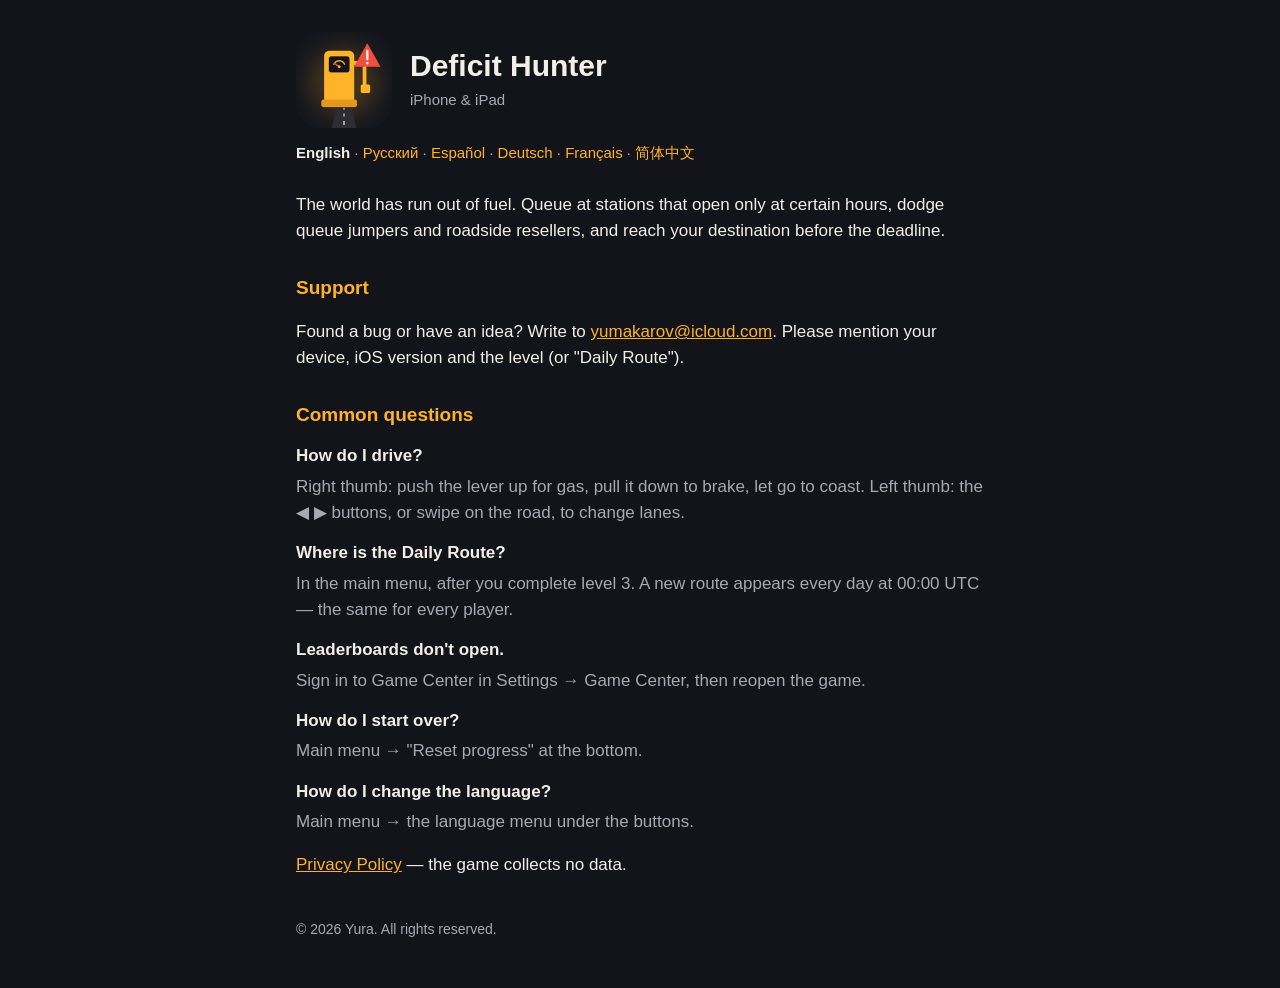
<file: index.html>
<!doctype html>
<html lang="en">
<head>
<meta charset="utf-8">
<meta name="viewport" content="width=device-width, initial-scale=1">
<title>Deficit Hunter — Support</title>
<link rel="stylesheet" href="style.css">
</head>
<body>
<main>
  <header>
    <img src="icon.png" alt="" width="96" height="96">
    <div>
      <h1>Deficit Hunter</h1>
      <p class="meta">iPhone &amp; iPad</p>
    </div>
  </header>
  <nav><a href="#en">English</a> · <a href="#ru">Русский</a> · <a href="#es">Español</a> · <a href="#de">Deutsch</a> · <a href="#fr">Français</a> · <a href="#zh">简体中文</a></nav>
  <section lang="en" id="en">
    <p>The world has run out of fuel. Queue at stations that open only at certain hours, dodge queue jumpers and roadside resellers, and reach your destination before the deadline.</p>
    <h2>Support</h2>
    <p>Found a bug or have an idea? Write to <a href="mailto:yumakarov@icloud.com">yumakarov@icloud.com</a>. Please mention your device, iOS version and the level (or "Daily Route").</p>
    <h2>Common questions</h2>
    <dl>
      <dt>How do I drive?</dt>
      <dd>Right thumb: push the lever up for gas, pull it down to brake, let go to coast. Left thumb: the ◀ ▶ buttons, or swipe on the road, to change lanes.</dd>
      <dt>Where is the Daily Route?</dt>
      <dd>In the main menu, after you complete level 3. A new route appears every day at 00:00 UTC — the same for every player.</dd>
      <dt>Leaderboards don't open.</dt>
      <dd>Sign in to Game Center in Settings → Game Center, then reopen the game.</dd>
      <dt>How do I start over?</dt>
      <dd>Main menu → "Reset progress" at the bottom.</dd>
      <dt>How do I change the language?</dt>
      <dd>Main menu → the language menu under the buttons.</dd>
    </dl>
    <p><a href="privacy.html#en">Privacy Policy</a> — the game collects no data.</p>
  </section>
  <section lang="ru" id="ru">
    <p>В мире кончилось топливо. Стойте в очередях на заправках, которые работают по часам, отбивайтесь от наглецов и перекупщиков и успейте доехать до срока.</p>
    <h2>Поддержка</h2>
    <p>Нашли ошибку или есть идея? Пишите на <a href="mailto:yumakarov@icloud.com">yumakarov@icloud.com</a>. Укажите устройство, версию iOS и уровень (или «Маршрут дня»).</p>
    <h2>Частые вопросы</h2>
    <dl>
      <dt>Как управлять?</dt>
      <dd>Правый палец: рычаг вверх — газ, вниз — тормоз, отпустить — накат. Левый: кнопки ◀ ▶ или свайп по дороге — смена полосы.</dd>
      <dt>Где маршрут дня?</dt>
      <dd>В главном меню, после прохождения 3-го уровня. Новый маршрут появляется каждый день в 00:00 UTC — один для всех игроков.</dd>
      <dt>Не открываются таблицы рекордов.</dt>
      <dd>Войдите в Game Center: Настройки → Game Center, затем перезапустите игру.</dd>
      <dt>Как начать заново?</dt>
      <dd>Главное меню → «Сбросить прогресс» внизу.</dd>
      <dt>Как сменить язык?</dt>
      <dd>Главное меню → меню языка под кнопками.</dd>
    </dl>
    <p><a href="privacy.html#ru">Политика конфиденциальности</a> — игра не собирает данные.</p>
  </section>
  <section lang="es" id="es">
    <p>El mundo se quedó sin combustible. Haz fila en gasolineras que solo abren a ciertas horas, esquiva a los colados y a los revendedores de carretera, y llega a tu destino antes de la hora límite.</p>
    <h2>Soporte</h2>
    <p>¿Encontraste un error o tienes una idea? Escribe a <a href="mailto:yumakarov@icloud.com">yumakarov@icloud.com</a>. Indica tu dispositivo, la versión de iOS y el nivel (o «Ruta diaria»).</p>
    <h2>Preguntas frecuentes</h2>
    <dl>
      <dt>¿Cómo se conduce?</dt>
      <dd>Pulgar derecho: sube la palanca para acelerar, bájala para frenar, suéltala para ir en punto muerto. Pulgar izquierdo: los botones ◀ ▶, o desliza sobre la carretera, para cambiar de carril.</dd>
      <dt>¿Dónde está la Ruta diaria?</dt>
      <dd>En el menú principal, después de completar el nivel 3. Cada día a las 00:00 UTC aparece una ruta nueva, la misma para todos los jugadores.</dd>
      <dt>Las clasificaciones no se abren.</dt>
      <dd>Inicia sesión en Game Center en Ajustes → Game Center y vuelve a abrir el juego.</dd>
      <dt>¿Cómo empiezo de cero?</dt>
      <dd>Menú principal → «Reiniciar progreso», abajo del todo.</dd>
      <dt>¿Cómo cambio el idioma?</dt>
      <dd>Menú principal → el menú de idioma debajo de los botones.</dd>
    </dl>
    <p><a href="privacy.html#es">Política de privacidad</a>: el juego no recopila ningún dato.</p>
  </section>
  <section lang="de" id="de">
    <p>Der Welt ist der Sprit ausgegangen. Steh an Tankstellen an, die nur zu bestimmten Zeiten öffnen, setz dich gegen Drängler und Schieber am Straßenrand durch und erreiche dein Ziel vor Ablauf der Frist.</p>
    <h2>Support</h2>
    <p>Einen Fehler gefunden oder eine Idee? Schreib an <a href="mailto:yumakarov@icloud.com">yumakarov@icloud.com</a>. Nenn bitte dein Gerät, deine iOS-Version und das Level (oder „Tagesroute“).</p>
    <h2>Häufige Fragen</h2>
    <dl>
      <dt>Wie fahre ich?</dt>
      <dd>Rechter Daumen: Hebel hoch für Gas, runter zum Bremsen, loslassen zum Rollen. Linker Daumen: die Tasten ◀ ▶ oder Wischen über die Straße, um die Spur zu wechseln.</dd>
      <dt>Wo finde ich die Tagesroute?</dt>
      <dd>Im Hauptmenü, sobald du Level 3 geschafft hast. Jeden Tag um 00:00 UTC erscheint eine neue Route – für alle Spieler dieselbe.</dd>
      <dt>Die Bestenlisten öffnen sich nicht.</dt>
      <dd>Melde dich unter Einstellungen → Game Center an und öffne das Spiel dann erneut.</dd>
      <dt>Wie fange ich von vorn an?</dt>
      <dd>Hauptmenü → ganz unten „Fortschritt zurücksetzen“.</dd>
      <dt>Wie ändere ich die Sprache?</dt>
      <dd>Hauptmenü → das Sprachmenü unter den Tasten.</dd>
    </dl>
    <p><a href="privacy.html#de">Datenschutzerklärung</a> – das Spiel erfasst keine Daten.</p>
  </section>
  <section lang="fr" id="fr">
    <p>Le monde est à court de carburant. Fais la queue dans des stations qui n’ouvrent qu’à certaines heures, déjoue les resquilleurs et les revendeurs du bord de la route, et arrive à destination avant l’heure limite.</p>
    <h2>Assistance</h2>
    <p>Tu as trouvé un bug ou tu as une idée ? Écris à <a href="mailto:yumakarov@icloud.com">yumakarov@icloud.com</a>. Indique ton appareil, ta version d’iOS et le niveau (ou « Trajet du jour »).</p>
    <h2>Questions fréquentes</h2>
    <dl>
      <dt>Comment conduire ?</dt>
      <dd>Pouce droit : pousse le levier vers le haut pour accélérer, tire-le vers le bas pour freiner, lâche-le pour rouler en roue libre. Pouce gauche : les boutons ◀ ▶, ou glisse sur la route, pour changer de voie.</dd>
      <dt>Où est le Trajet du jour ?</dt>
      <dd>Dans le menu principal, une fois le niveau 3 terminé. Un nouveau trajet apparaît chaque jour à 00:00 UTC, le même pour tous les joueurs.</dd>
      <dt>Les classements ne s’ouvrent pas.</dt>
      <dd>Connecte-toi à Game Center dans Réglages → Game Center, puis relance le jeu.</dd>
      <dt>Comment recommencer à zéro ?</dt>
      <dd>Menu principal → « Réinitialiser » tout en bas.</dd>
      <dt>Comment changer de langue ?</dt>
      <dd>Menu principal → le menu des langues sous les boutons.</dd>
    </dl>
    <p><a href="privacy.html#fr">Politique de confidentialité</a> : le jeu ne collecte aucune donnée.</p>
  </section>
  <section lang="zh" id="zh">
    <p>全世界的燃油都用光了。在只在固定时段营业的加油站排队，躲开插队者和路边黄牛，在截止时间前抵达目的地。</p>
    <h2>支持</h2>
    <p>发现了 bug 或有好点子？请发邮件至 <a href="mailto:yumakarov@icloud.com">yumakarov@icloud.com</a>。请注明你的设备、iOS 版本和关卡（或“每日路线”）。</p>
    <h2>常见问题</h2>
    <dl>
      <dt>怎么开车？</dt>
      <dd>右手拇指：拨杆上推是油门，下拉是刹车，松手即滑行。左手拇指：点 ◀ ▶ 按钮或在路面上滑动即可变道。</dd>
      <dt>每日路线在哪里？</dt>
      <dd>通过第 3 关后，在主菜单中即可找到。每天 00:00 UTC 会出现一条新路线——所有玩家都一样。</dd>
      <dt>排行榜打不开。</dt>
      <dd>请在“设置 → Game Center”中登录 Game Center，然后重新打开游戏。</dd>
      <dt>怎么从头开始？</dt>
      <dd>主菜单 → 底部的“重置进度”。</dd>
      <dt>怎么切换语言？</dt>
      <dd>主菜单 → 按钮下方的语言菜单。</dd>
    </dl>
    <p><a href="privacy.html#zh">隐私政策</a>——本游戏不收集任何数据。</p>
  </section>
  <footer>© 2026 Yura. All rights reserved.</footer>
</main>
<script>
(function () {
  var langs = ["en", "ru", "es", "de", "fr", "zh"];
  function show(code) {
    if (langs.indexOf(code) < 0) code = 'en';
    document.querySelectorAll('section[lang]').forEach(function (s) {
      s.hidden = s.getAttribute('lang') !== code;
    });
    document.querySelectorAll('nav a').forEach(function (a) {
      a.classList.toggle('on', a.getAttribute('href') === '#' + code);
    });
    document.documentElement.lang = code;
  }
  var pick = location.hash.slice(1) ||
    ((navigator.languages || [navigator.language || 'en'])[0] || 'en').slice(0, 2).toLowerCase();
  show(pick);
  window.addEventListener('hashchange', function () { show(location.hash.slice(1)); });
})();
</script>
</body>
</html>
</file>
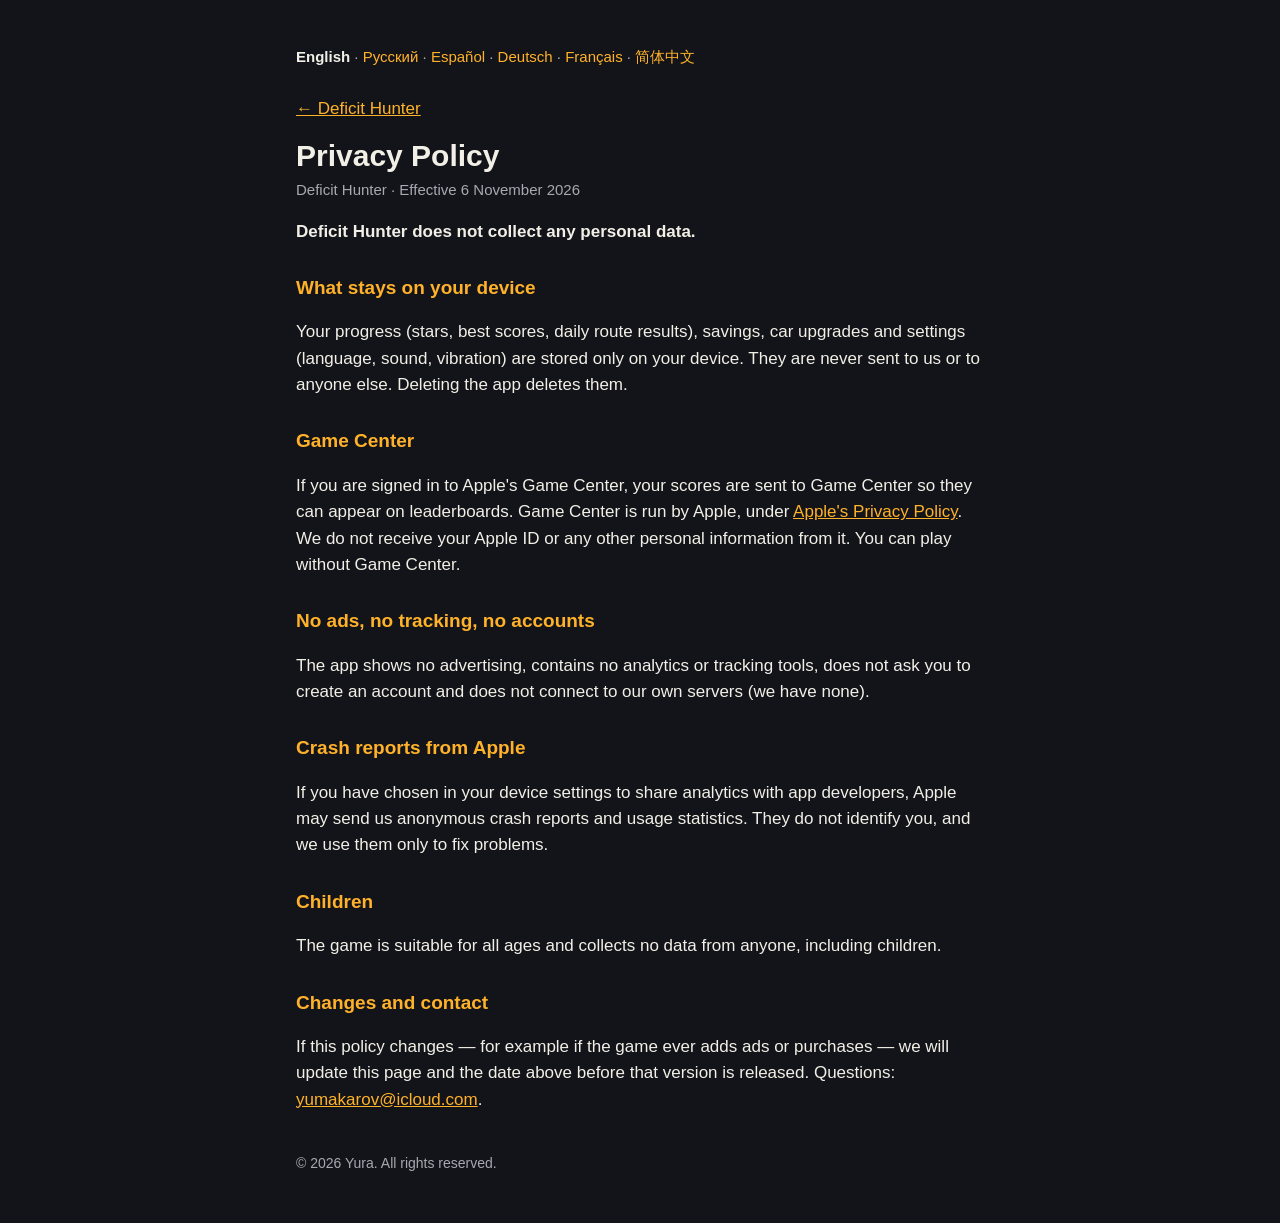
<file: privacy.html>
<!doctype html>
<html lang="en">
<head>
<meta charset="utf-8">
<meta name="viewport" content="width=device-width, initial-scale=1">
<title>Deficit Hunter — Privacy Policy</title>
<link rel="stylesheet" href="style.css">
</head>
<body>
<main>
  <nav><a href="#en">English</a> · <a href="#ru">Русский</a> · <a href="#es">Español</a> · <a href="#de">Deutsch</a> · <a href="#fr">Français</a> · <a href="#zh">简体中文</a></nav>
  <section lang="en" id="en">
    <p class="back"><a href="index.html#en">← Deficit Hunter</a></p>
    <h1>Privacy Policy</h1>
    <p class="meta">Deficit Hunter · Effective 6 November 2026</p>
    <p><strong>Deficit Hunter does not collect any personal data.</strong></p>
    <h2>What stays on your device</h2>
    <p>Your progress (stars, best scores, daily route results), savings, car upgrades and settings (language, sound, vibration) are stored only on your device. They are never sent to us or to anyone else. Deleting the app deletes them.</p>
    <h2>Game Center</h2>
    <p>If you are signed in to Apple's Game Center, your scores are sent to Game Center so they can appear on leaderboards. Game Center is run by Apple, under <a href="https://www.apple.com/legal/privacy/">Apple's Privacy Policy</a>. We do not receive your Apple ID or any other personal information from it. You can play without Game Center.</p>
    <h2>No ads, no tracking, no accounts</h2>
    <p>The app shows no advertising, contains no analytics or tracking tools, does not ask you to create an account and does not connect to our own servers (we have none).</p>
    <h2>Crash reports from Apple</h2>
    <p>If you have chosen in your device settings to share analytics with app developers, Apple may send us anonymous crash reports and usage statistics. They do not identify you, and we use them only to fix problems.</p>
    <h2>Children</h2>
    <p>The game is suitable for all ages and collects no data from anyone, including children.</p>
    <h2>Changes and contact</h2>
    <p>If this policy changes — for example if the game ever adds ads or purchases — we will update this page and the date above before that version is released. Questions: <a href="mailto:yumakarov@icloud.com">yumakarov@icloud.com</a>.</p>
  </section>
  <section lang="ru" id="ru">
    <p class="back"><a href="index.html#ru">← Охотник за дефицитом</a></p>
    <h1>Политика конфиденциальности</h1>
    <p class="meta">«Охотник за дефицитом» · действует с 6 ноября 2026 г.</p>
    <p><strong>«Охотник за дефицитом» не собирает никаких персональных данных.</strong></p>
    <h2>Что хранится на устройстве</h2>
    <p>Прогресс (звёзды, рекорды, результаты маршрута дня), сбережения, тюнинг машин и настройки (язык, звук, вибрация) хранятся только на вашем устройстве. Они никогда не передаются нам или кому-либо ещё. При удалении приложения они удаляются.</p>
    <h2>Game Center</h2>
    <p>Если вы вошли в Game Center от Apple, ваши результаты отправляются в Game Center, чтобы показываться в таблицах рекордов. Game Center работает под управлением Apple по <a href="https://www.apple.com/ru/legal/privacy/">политике конфиденциальности Apple</a>. Мы не получаем ваш Apple ID и другие личные данные. Играть можно и без Game Center.</p>
    <h2>Без рекламы, слежки и регистрации</h2>
    <p>В игре нет рекламы, нет аналитики и инструментов отслеживания, не нужна регистрация, и она не подключается к нашим серверам (их у нас нет).</p>
    <h2>Отчёты о сбоях от Apple</h2>
    <p>Если в настройках устройства вы разрешили делиться аналитикой с разработчиками, Apple может присылать нам анонимные отчёты о сбоях и статистику. По ним нельзя определить вас; мы используем их только для исправления ошибок.</p>
    <h2>Дети</h2>
    <p>Игра подходит для любого возраста и ни у кого, в том числе у детей, не собирает данные.</p>
    <h2>Изменения и связь</h2>
    <p>Если политика изменится — например, если в игре появится реклама или покупки, — мы обновим эту страницу и дату выше до выхода такой версии. Вопросы: <a href="mailto:yumakarov@icloud.com">yumakarov@icloud.com</a>.</p>
  </section>
  <section lang="es" id="es">
    <p class="back"><a href="index.html#es">← Deficit Hunter</a></p>
    <h1>Política de privacidad</h1>
    <p class="meta">Deficit Hunter · Vigente desde el 6 de noviembre de 2026</p>
    <p><strong>Deficit Hunter no recopila ningún dato personal.</strong></p>
    <h2>Lo que se queda en tu dispositivo</h2>
    <p>Tu progreso (estrellas, mejores puntuaciones, resultados de la Ruta diaria), tus ahorros, las mejoras de tus autos y los ajustes (idioma, sonido, vibración) se guardan solo en tu dispositivo. Nunca se envían a nosotros ni a nadie más. Si eliminas la app, se eliminan.</p>
    <h2>Game Center</h2>
    <p>Si iniciaste sesión en Game Center de Apple, tus puntuaciones se envían a Game Center para que aparezcan en las clasificaciones. Game Center lo gestiona Apple, conforme a la <a href="https://www.apple.com/es/legal/privacy/">Política de privacidad de Apple</a>. No recibimos tu Apple ID ni ningún otro dato personal a través de él. Puedes jugar sin Game Center.</p>
    <h2>Sin anuncios, sin rastreo, sin cuentas</h2>
    <p>La app no muestra publicidad, no contiene herramientas de análisis ni de rastreo, no te pide crear una cuenta y no se conecta a servidores propios (no tenemos ninguno).</p>
    <h2>Informes de fallos de Apple</h2>
    <p>Si en los ajustes de tu dispositivo elegiste compartir análisis con los desarrolladores de apps, Apple puede enviarnos informes de fallos anónimos y estadísticas de uso. No te identifican, y solo los usamos para corregir problemas.</p>
    <h2>Niños</h2>
    <p>El juego es apto para todas las edades y no recopila datos de nadie, tampoco de los niños.</p>
    <h2>Cambios y contacto</h2>
    <p>Si esta política cambia (por ejemplo, si el juego llega a incluir anuncios o compras), actualizaremos esta página y la fecha de arriba antes de publicar esa versión. Preguntas: <a href="mailto:yumakarov@icloud.com">yumakarov@icloud.com</a>.</p>
  </section>
  <section lang="de" id="de">
    <p class="back"><a href="index.html#de">← Deficit Hunter</a></p>
    <h1>Datenschutzerklärung</h1>
    <p class="meta">Deficit Hunter · Gültig ab 6. November 2026</p>
    <p><strong>Deficit Hunter erfasst keinerlei personenbezogene Daten.</strong></p>
    <h2>Was auf deinem Gerät bleibt</h2>
    <p>Dein Fortschritt (Sterne, Rekorde, Ergebnisse der Tagesroute), Ersparnisse, Auto-Upgrades und Einstellungen (Sprache, Ton, Vibration) werden nur auf deinem Gerät gespeichert. Sie werden niemals an uns oder an andere gesendet. Wenn du die App löschst, werden sie mitgelöscht.</p>
    <h2>Game Center</h2>
    <p>Wenn du bei Apples Game Center angemeldet bist, werden deine Punktzahlen an Game Center gesendet, damit sie in den Bestenlisten erscheinen. Game Center wird von Apple betrieben, gemäß <a href="https://www.apple.com/de/legal/privacy/">Apples Datenschutzrichtlinie</a>. Wir erhalten darüber weder deine Apple-ID noch andere persönliche Informationen. Du kannst auch ohne Game Center spielen.</p>
    <h2>Keine Werbung, kein Tracking, kein Konto</h2>
    <p>Die App zeigt keine Werbung, enthält keine Analyse- oder Tracking-Tools, verlangt kein Konto und verbindet sich nicht mit eigenen Servern (wir haben keine).</p>
    <h2>Absturzberichte von Apple</h2>
    <p>Wenn du in den Geräteeinstellungen zugestimmt hast, Analysedaten mit App-Entwicklern zu teilen, kann Apple uns anonyme Absturzberichte und Nutzungsstatistiken senden. Sie lassen keine Rückschlüsse auf dich zu, und wir nutzen sie nur, um Fehler zu beheben.</p>
    <h2>Kinder</h2>
    <p>Das Spiel ist für alle Altersgruppen geeignet und erfasst von niemandem Daten – auch nicht von Kindern.</p>
    <h2>Änderungen und Kontakt</h2>
    <p>Falls sich diese Erklärung ändert – zum Beispiel, wenn das Spiel jemals Werbung oder Käufe einführt –, aktualisieren wir diese Seite und das obige Datum, bevor die entsprechende Version erscheint. Fragen: <a href="mailto:yumakarov@icloud.com">yumakarov@icloud.com</a>.</p>
  </section>
  <section lang="fr" id="fr">
    <p class="back"><a href="index.html#fr">← Deficit Hunter</a></p>
    <h1>Politique de confidentialité</h1>
    <p class="meta">Deficit Hunter · En vigueur depuis le 6 novembre 2026</p>
    <p><strong>Deficit Hunter ne collecte aucune donnée personnelle.</strong></p>
    <h2>Ce qui reste sur ton appareil</h2>
    <p>Ta progression (étoiles, meilleurs scores, résultats du Trajet du jour), tes économies, les améliorations de tes voitures et tes réglages (langue, son, vibrations) sont stockés uniquement sur ton appareil. Ils ne sont jamais envoyés ni à nous ni à qui que ce soit. Supprimer l’app les supprime.</p>
    <h2>Game Center</h2>
    <p>Si tu es connecté à Game Center d’Apple, tes scores sont envoyés à Game Center pour apparaître dans les classements. Game Center est géré par Apple, conformément à <a href="https://www.apple.com/fr/legal/privacy/">la politique de confidentialité d’Apple</a>. Nous ne recevons ni ton identifiant Apple ni aucune autre donnée personnelle de sa part. Tu peux jouer sans Game Center.</p>
    <h2>Pas de pub, pas de pistage, pas de compte</h2>
    <p>L’app n’affiche aucune publicité, ne contient aucun outil d’analyse ou de pistage, ne te demande pas de créer de compte et ne se connecte pas à nos propres serveurs (nous n’en avons pas).</p>
    <h2>Rapports de plantage d’Apple</h2>
    <p>Si tu as choisi, dans les réglages de ton appareil, de partager les analyses avec les développeurs d’apps, Apple peut nous envoyer des rapports de plantage et des statistiques d’utilisation anonymes. Ils ne permettent pas de t’identifier, et nous les utilisons uniquement pour corriger des problèmes.</p>
    <h2>Enfants</h2>
    <p>Le jeu convient à tous les âges et ne collecte aucune donnée sur personne, enfants compris.</p>
    <h2>Modifications et contact</h2>
    <p>Si cette politique change (par exemple si le jeu ajoute un jour des pubs ou des achats), nous mettrons à jour cette page et la date ci-dessus avant la sortie de cette version. Questions : <a href="mailto:yumakarov@icloud.com">yumakarov@icloud.com</a>.</p>
  </section>
  <section lang="zh" id="zh">
    <p class="back"><a href="index.html#zh">← 油荒猎人</a></p>
    <h1>隐私政策</h1>
    <p class="meta">油荒猎人 · 自 2026 年 11 月 6 日起生效</p>
    <p><strong>油荒猎人不收集任何个人数据。</strong></p>
    <h2>保存在你设备上的内容</h2>
    <p>你的进度（星星、最佳得分、每日路线成绩）、积蓄、车辆改装和设置（语言、声音、振动）只保存在你的设备上，绝不会发送给我们或任何其他人。删除应用即会将其一并删除。</p>
    <h2>Game Center</h2>
    <p>如果你登录了 Apple 的 Game Center，你的得分会发送到 Game Center，以便显示在排行榜上。Game Center 由 Apple 运营，适用<a href="https://www.apple.com.cn/legal/privacy/">Apple 隐私政策</a>。我们不会从中获得你的 Apple ID 或任何其他个人信息。不使用 Game Center 也可以玩。</p>
    <h2>无广告、无跟踪、无需注册</h2>
    <p>本应用不展示任何广告，不包含任何分析或跟踪工具，不要求你注册账户，也不会连接我们自己的服务器（我们根本没有服务器）。</p>
    <h2>来自 Apple 的崩溃报告</h2>
    <p>如果你在设备设置中选择了与应用开发者共享分析数据，Apple 可能会向我们发送匿名的崩溃报告和使用统计。这些信息无法识别你的身份，我们只用它们来修复问题。</p>
    <h2>儿童</h2>
    <p>本游戏适合所有年龄段，不会收集任何人（包括儿童）的数据。</p>
    <h2>变更与联系</h2>
    <p>如果本政策发生变更（例如游戏今后加入广告或内购），我们会在相应版本发布之前更新本页面及上方的日期。如有问题，请联系：<a href="mailto:yumakarov@icloud.com">yumakarov@icloud.com</a>。</p>
  </section>
  <footer>© 2026 Yura. All rights reserved.</footer>
</main>
<script>
(function () {
  var langs = ["en", "ru", "es", "de", "fr", "zh"];
  function show(code) {
    if (langs.indexOf(code) < 0) code = 'en';
    document.querySelectorAll('section[lang]').forEach(function (s) {
      s.hidden = s.getAttribute('lang') !== code;
    });
    document.querySelectorAll('nav a').forEach(function (a) {
      a.classList.toggle('on', a.getAttribute('href') === '#' + code);
    });
    document.documentElement.lang = code;
  }
  var pick = location.hash.slice(1) ||
    ((navigator.languages || [navigator.language || 'en'])[0] || 'en').slice(0, 2).toLowerCase();
  show(pick);
  window.addEventListener('hashchange', function () { show(location.hash.slice(1)); });
})();
</script>
</body>
</html>
</file>
<file: style.css>
:root {
  --bg: #12141a;
  --panel: #1c1f27;
  --ink: #f2efe6;
  --dim: #a7a9b0;
  --amber: #ffb229;
  --line: #2c303a;
}
* { box-sizing: border-box; }
body {
  margin: 0;
  background: var(--bg);
  color: var(--ink);
  font: 17px/1.55 -apple-system, BlinkMacSystemFont, "Segoe UI", Roboto, sans-serif;
}
main { max-width: 720px; margin: 0 auto; padding: 32px 16px 48px; }
header { display: flex; gap: 18px; align-items: center; margin-bottom: 8px; }
header img { border-radius: 22px; flex: none; }
h1 { margin: 0 0 4px; font-size: 30px; line-height: 1.2; }
h2 { margin: 28px 0 6px; font-size: 19px; color: var(--amber); }
.meta { margin: 0; color: var(--dim); font-size: 15px; }
a { color: var(--amber); }
.back { margin: 0 0 16px; }
dl { margin: 0; }
dt { font-weight: 700; margin-top: 14px; }
dd { margin: 4px 0 0; color: var(--dim); }
hr { border: 0; border-top: 1px solid var(--line); margin: 40px 0; }
footer { margin-top: 40px; color: var(--dim); font-size: 14px; }
nav { margin: 10px 0 24px; color: var(--dim); font-size: 15px; line-height: 2; }
nav a { text-decoration: none; white-space: nowrap; }
nav a.on { color: var(--ink); font-weight: 700; }
</file>
